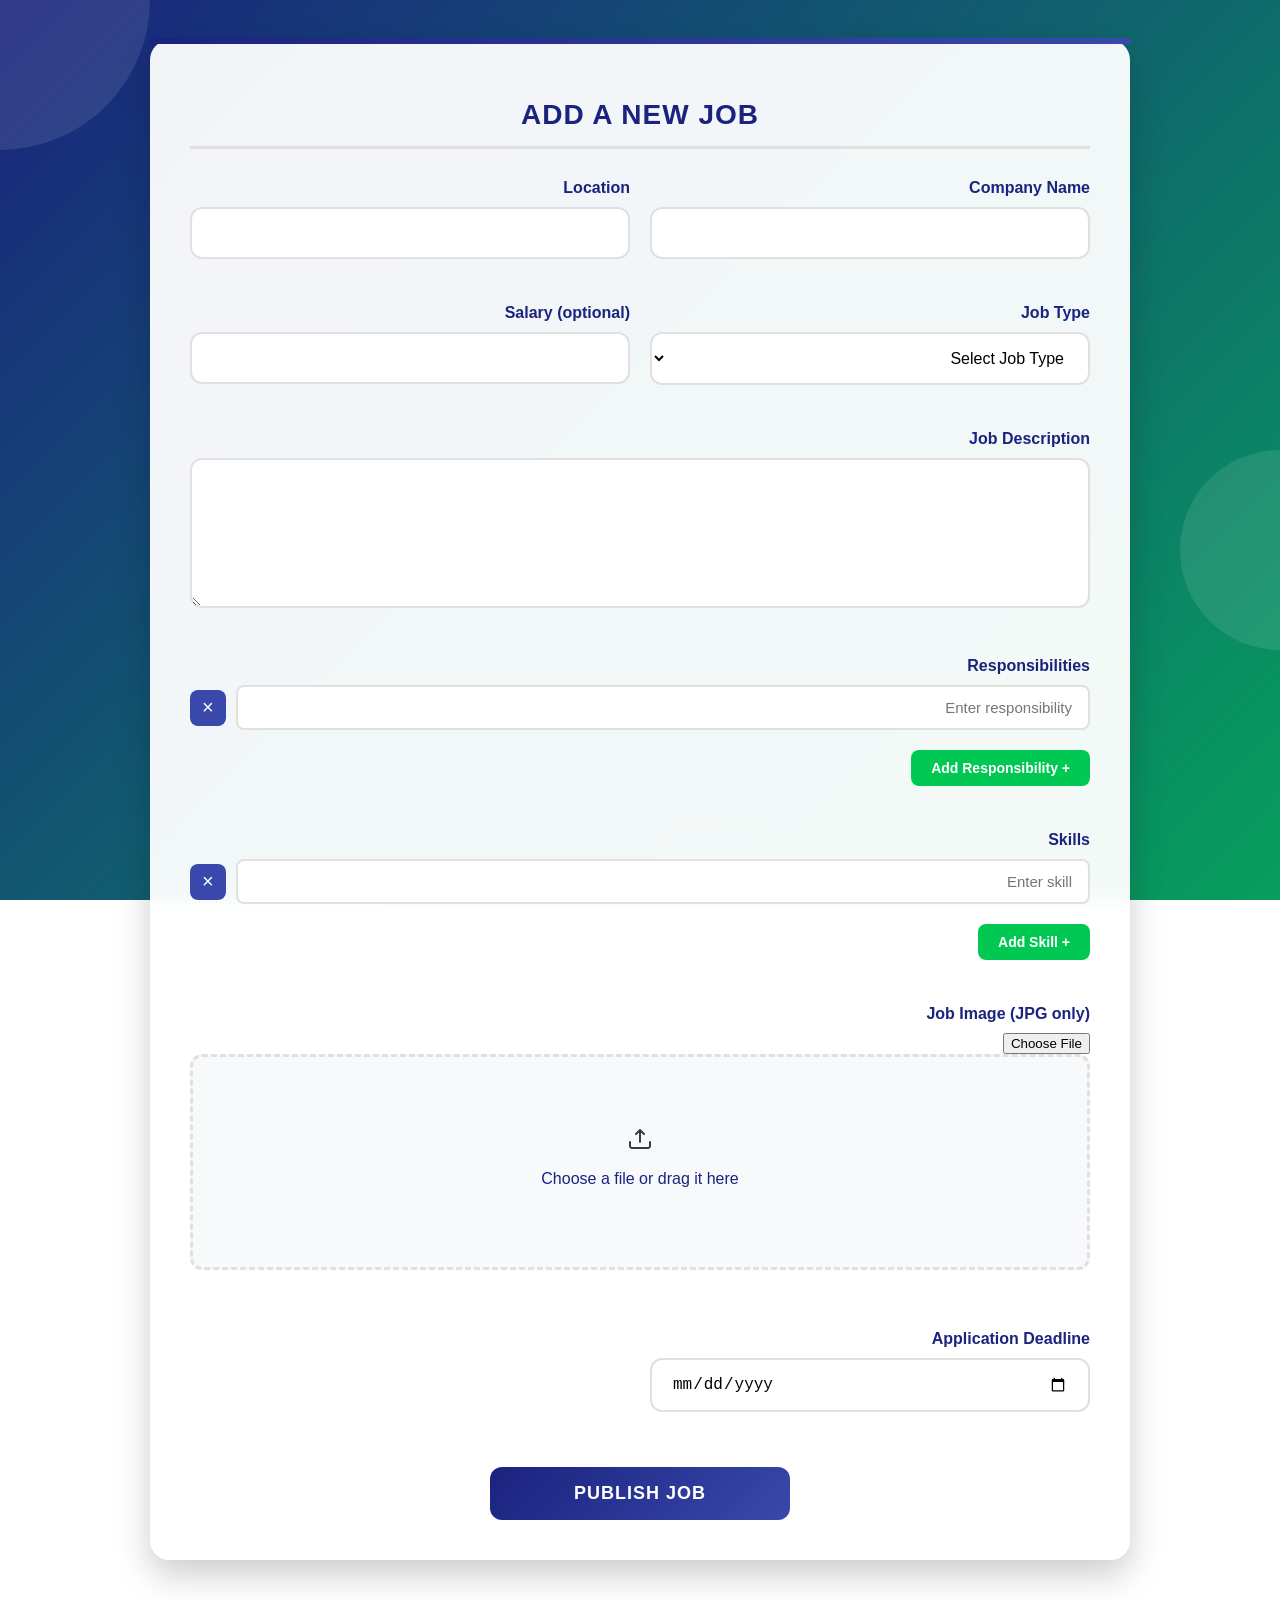
<file: add_job.html>
<!DOCTYPE html>
<html dir="rtl" lang="ar">
<head>
    <meta charset="UTF-8">
    <meta name="viewport" content="width=device-width, initial-scale=1.0">
    <title>Add a new job</title>
    <style>
        /* ألوان البالتة */
        :root {
            --primary: #1a237e;      /* أزرق داكن */
            --secondary: #3949ab;    /* أزرق فاتح */
            --accent: #00c853;       /* أخضر */
            --light: #ffffff;        /* خلفية بيضاء */
            --dark: #ffffff;         /* لون النص */
            --border: #e0e0e0;       /* حدود */
            --gradient: linear-gradient(135deg, #1a237e, #3949ab);
        }

        /* الخلفية المتحركة */
        .animated-background {
            position: fixed;
            top: 0;
            left: 0;
            width: 100%;
            height: 100%;
            z-index: -1;
            background: linear-gradient(-45deg, #1a237e, #3949ab, #00c853, #1a237e);
            background-size: 400% 400%;
            animation: gradient 15s ease infinite;
        }

        .animated-shapes {
            position: fixed;
            top: 0;
            left: 0;
            width: 100%;
            height: 100%;
            z-index: -1;
            overflow: hidden;
        }

        .shape {
            position: absolute;
            background: rgba(255, 255, 255, 0.1);
            border-radius: 50%;
            animation: float 20s infinite;
        }

        .shape:nth-child(1) {
            width: 300px;
            height: 300px;
            top: -150px;
            left: -150px;
            animation-delay: 0s;
        }

        .shape:nth-child(2) {
            width: 200px;
            height: 200px;
            top: 50%;
            right: -100px;
            animation-delay: -5s;
        }

        .shape:nth-child(3) {
            width: 150px;
            height: 150px;
            bottom: -75px;
            left: 50%;
            animation-delay: -10s;
        }

        @keyframes gradient {
            0% {
                background-position: 0% 50%;
            }
            50% {
                background-position: 100% 50%;
            }
            100% {
                background-position: 0% 50%;
            }
        }

        @keyframes float {
            0% {
                transform: translate(0, 0) rotate(0deg);
            }
            33% {
                transform: translate(100px, 100px) rotate(120deg);
            }
            66% {
                transform: translate(-50px, 200px) rotate(240deg);
            }
            100% {
                transform: translate(0, 0) rotate(360deg);
            }
        }

        body {
            font-family: 'Segoe UI', Tahoma, Geneva, Verdana, sans-serif;
            margin: 0;
            padding: 0;
            min-height: 100vh;
            color: var(--dark);
            display: flex;
            align-items: center;
            justify-content: center;
            position: relative;
        }

        .container {
            max-width: 900px;
            width: 90%;
            margin: 40px auto;
            background: rgba(255, 255, 255, 0.95);
            padding: 40px;
            border-radius: 20px;
            box-shadow: 0 15px 35px rgba(0, 0, 0, 0.2);
            position: relative;
            backdrop-filter: blur(10px);
            animation: container-appear 0.8s ease-out;
        }

        @keyframes container-appear {
            from {
                opacity: 0;
                transform: translateY(30px);
            }
            to {
                opacity: 1;
                transform: translateY(0);
            }
        }

        .container::before {
            content: '';
            position: absolute;
            top: -2px;
            left: -2px;
            right: -2px;
            height: 6px;
            background: var(--gradient);
            border-radius: 20px 20px 0 0;
            animation: border-glow 2s ease-in-out infinite;
        }

        @keyframes border-glow {
            0%, 100% {
                opacity: 1;
            }
            50% {
                opacity: 0.7;
            }
        }

        h1 {
            color: var(--primary);
            margin-bottom: 30px;
            padding-bottom: 15px;
            border-bottom: 3px solid var(--border);
            font-size: 28px;
            font-weight: 700;
            text-align: center;
            text-transform: uppercase;
            letter-spacing: 1px;
            animation: title-appear 1s ease-out;
        }

        .form-grid {
            display: grid;
            grid-template-columns: repeat(2, 1fr);
            gap: 20px;
        }

        .form-group {
            margin-bottom: 25px;
            position: relative;
            animation: form-group-appear 0.5s ease-out forwards;
            opacity: 0;
        }

        .form-group.full-width {
            grid-column: 1 / -1;
        }

        @keyframes form-group-appear {
            from {
                opacity: 0;
                transform: translateX(-20px);
            }
            to {
                opacity: 1;
                transform: translateX(0);
            }
        }

        .form-group:nth-child(1) { animation-delay: 0.1s; }
        .form-group:nth-child(2) { animation-delay: 0.2s; }
        .form-group:nth-child(3) { animation-delay: 0.3s; }
        .form-group:nth-child(4) { animation-delay: 0.4s; }
        .form-group:nth-child(5) { animation-delay: 0.5s; }
        .form-group:nth-child(6) { animation-delay: 0.6s; }
        .form-group:nth-child(7) { animation-delay: 0.7s; }
        .form-group:nth-child(8) { animation-delay: 0.8s; }

        label {
            display: block;
            margin-bottom: 10px;
            font-weight: 600;
            color: var(--primary);
            font-size: 16px;
            transition: all 0.3s ease;
        }

        input[type="text"],
        input[type="number"],
        input[type="date"],
        textarea,
        select {
            width: 100%;
            padding: 15px 20px;
            border: 2px solid var(--border);
            border-radius: 12px;
            font-size: 16px;
            background-color: white;
            transition: all 0.3s ease;
            box-sizing: border-box;
        }

        input:focus,
        textarea:focus,
        select:focus {
            border-color: var(--secondary);
            outline: none;
            box-shadow: 0 0 0 4px rgba(57, 73, 171, 0.15);
            transform: translateY(-2px);
        }

        textarea {
            height: 150px;
            resize: vertical;
            line-height: 1.6;
        }

        .btn-submit {
            background: var(--gradient);
            color: white;
            border: none;
            padding: 16px 32px;
            border-radius: 12px;
            cursor: pointer;
            font-size: 18px;
            font-weight: 600;
            transition: all 0.3s ease;
            width: 100%;
            max-width: 300px;
            display: block;
            margin: 30px auto 0;
            text-transform: uppercase;
            letter-spacing: 1px;
            position: relative;
            overflow: hidden;
        }

        .btn-submit::before {
            content: '';
            position: absolute;
            top: 0;
            left: -100%;
            width: 100%;
            height: 100%;
            background: linear-gradient(
                120deg,
                transparent,
                rgba(255, 255, 255, 0.3),
                transparent
            );
            transition: 0.5s;
        }

        .btn-submit:hover::before {
            left: 100%;
        }

        .btn-submit:hover {
            transform: translateY(-3px);
            box-shadow: 0 8px 20px rgba(26, 35, 126, 0.3);
        }

        .file-upload-wrapper {
            position: relative;
            width: 100%;
            margin-bottom: 15px;
        }

        .file-upload-content {
            position: relative;
            display: flex;
            align-items: center;
            justify-content: center;
            border: 3px dashed var(--border);
            border-radius: 12px;
            background-color: #f8f9fa;
            padding: 30px;
            text-align: center;
            transition: all 0.3s ease;
            flex-direction: column;
            height: 150px;
        }

        .file-upload-content:hover {
            border-color: var(--secondary);
            background-color: #f0f4ff;
        }

        .upload-icon {
            margin-bottom: 15px;
            color: var(--primary);
        }

        .file-upload-text {
            color: var(--primary);
            font-size: 16px;
            margin-bottom: 8px;
            font-weight: 500;
        }

        .selected-file-name {
            color: var(--secondary);
            font-size: 14px;
            font-weight: 600;
            word-break: break-all;
            max-width: 100%;
        }

        .file-preview {
            margin-top: 20px;
            display: none;
            text-align: center;
        }

        .file-preview img {
            max-width: 100%;
            max-height: 250px;
            border-radius: 12px;
            box-shadow: 0 4px 15px rgba(0, 0, 0, 0.1);
        }

        @media (max-width: 768px) {
            .form-grid {
                grid-template-columns: 1fr;
            }
            
            .container {
                margin: 20px;
                padding: 25px;
            }
            
            .btn-submit {
                max-width: 100%;
            }
            
            h1 {
                font-size: 24px;
            }
        }

        /* تأثيرات إضافية */
        .form-group:hover label {
            color: var(--secondary);
        }

        .success-message {
            background: linear-gradient(135deg, #00c853, #69f0ae);
            color: white;
            padding: 20px;
            border-radius: 12px;
            margin-top: 25px;
            font-size: 18px;
            text-align: center;
            animation: fadeIn 0.5s ease;
            box-shadow: 0 4px 15px rgba(0, 200, 83, 0.2);
        }

        @keyframes fadeIn {
            from { opacity: 0; transform: translateY(-20px); }
            to { opacity: 1; transform: translateY(0); }
        }

        .dynamic-input-group {
            display: flex;
            gap: 10px;
            margin-bottom: 10px;
            animation: slideIn 0.3s ease-out;
            align-items: center;
        }

        .dynamic-input-group input {
            flex: 1;
            padding: 12px 16px;
            border: 2px solid var(--border);
            border-radius: 8px;
            font-size: 15px;
            transition: all 0.3s ease;
        }

        .dynamic-input-group input:focus {
            border-color: var(--secondary);
            box-shadow: 0 0 0 3px rgba(57, 73, 171, 0.15);
        }

        .remove-btn {
            background: var(--secondary);
            color: white;
            border: none;
            width: 36px;
            height: 36px;
            border-radius: 8px;
            cursor: pointer;
            font-size: 20px;
            display: flex;
            align-items: center;
            justify-content: center;
            transition: all 0.3s ease;
        }

        .remove-btn:hover {
            background: var(--primary);
            transform: scale(1.05);
        }

        .add-btn {
            background: var(--accent);
            color: white;
            border: none;
            padding: 10px 20px;
            border-radius: 8px;
            cursor: pointer;
            font-size: 14px;
            font-weight: 600;
            transition: all 0.3s ease;
            margin-top: 10px;
        }

        .add-btn:hover {
            background: #00b248;
            transform: translateY(-2px);
            box-shadow: 0 4px 12px rgba(0, 200, 83, 0.2);
        }

        @keyframes slideIn {
            from {
                opacity: 0;
                transform: translateX(-20px);
            }
            to {
                opacity: 1;
                transform: translateX(0);
            }
        }
    </style>
</head>
<body class="protected-page">
    <div class="animated-background"></div>
    <div class="animated-shapes">
        <div class="shape"></div>
        <div class="shape"></div>
        <div class="shape"></div>
    </div>
    <div class="container">
        <h1>Add a new job</h1>
        
        <form id="addJobForm">
            <div class="form-grid">
                <div class="form-group">
                    <label for="company">Company Name</label>
                    <input type="text" id="company" name="company" required>
                </div>
                
                <div class="form-group">
                    <label for="location">Location</label>
                    <input type="text" id="location" name="location" required>
                </div>
                
                <div class="form-group">
                    <label for="jobType">Job Type</label>
                    <select id="jobType" name="jobType" required>
                        <option value="">Select Job Type</option>
                        <option value="full-time">Full Time</option>
                        <option value="part-time">Part Time</option>
                        <option value="contract">Contract</option>
                        <option value="freelance">Freelance</option>
                        <option value="internship">Internship</option>
                    </select>
                </div>
                
                <div class="form-group">
                    <label for="salary">Salary (optional)</label>
                    <input type="number" id="salary" name="salary">
                </div>
                
                <div class="form-group full-width">
                    <label for="description">Job Description</label>
                    <textarea id="description" name="description" required></textarea>
                </div>
                
                <div class="form-group full-width">
                    <label>Responsibilities</label>
                    <div id="responsibilities-container">
                        <div class="dynamic-input-group">
                            <input type="text" name="responsibilities[]" required placeholder="Enter responsibility">
                            <button type="button" class="remove-btn" onclick="removeField(this)">×</button>
                        </div>
                    </div>
                    <button type="button" class="add-btn" onclick="addField('responsibilities-container', 'responsibilities[]')">+ Add Responsibility</button>
                </div>

                <div class="form-group full-width">
                    <label>Skills</label>
                    <div id="skills-container">
                        <div class="dynamic-input-group">
                            <input type="text" name="skills[]" required placeholder="Enter skill">
                            <button type="button" class="remove-btn" onclick="removeField(this)">×</button>
                        </div>
                    </div>
                    <button type="button" class="add-btn" onclick="addField('skills-container', 'skills[]')">+ Add Skill</button>
                </div>
                
                <div class="form-group full-width">
                    <label for="jobImage">Job Image (JPG only)</label>
                    <div class="file-upload-wrapper">
                        <input type="file" id="jobImage" name="jobImage" accept=".jpg,image/jpeg" class="file-upload-input">
                        <div class="file-upload-content">
                            <div class="upload-icon">
                                <svg width="24" height="24" viewBox="0 0 24 24" fill="none" xmlns="http://www.w3.org/2000/svg">
                                    <path d="M12 3V15M12 3L8 7M12 3L16 7M22 15V19C22 19.5304 21.7893 20.0391 21.4142 20.4142C21.0391 20.7893 20.5304 21 20 21H4C3.46957 21 2.96086 20.7893 2.58579 20.4142C2.21071 20.0391 2 19.5304 2 19V15" stroke="#2c3e50" stroke-width="2" stroke-linecap="round" stroke-linejoin="round"/>
                                </svg>
                            </div>
                            <span class="file-upload-text">Choose a file or drag it here</span>
                            <span class="selected-file-name"></span>
                        </div>
                    </div>
                    <div class="file-preview" id="imagePreview"></div>
                </div>
                
                <div class="form-group">
                    <label for="applicationDeadline">Application Deadline</label>
                    <input type="date" id="applicationDeadline" name="applicationDeadline" required>
                </div>
            </div>
            
            <button type="submit" class="btn-submit">Publish Job</button>
        </form>
        
        <div id="successMessage" class="success-message" style="display: none;">
            Deadline for Applications!
        </div>
    </div>
    <script>
        document.getElementById('jobImage').addEventListener('change', function(e) {
            const fileName = e.target.files[0]?.name || '';
            const filePreview = document.getElementById('imagePreview');
            const selectedFileName = document.querySelector('.selected-file-name');
            
            if (fileName) {
                selectedFileName.textContent = fileName;
                
                // معاينة الصورة
                filePreview.innerHTML = '';
                const img = document.createElement('img');
                img.src = URL.createObjectURL(e.target.files[0]);
                filePreview.appendChild(img);
                filePreview.style.display = 'block';
            } else {
                selectedFileName.textContent = '';
                filePreview.style.display = 'none';
            }
        });

        function addField(containerId, inputName) {
            const container = document.getElementById(containerId);
            const inputGroups = container.getElementsByClassName('dynamic-input-group');
            
            if (inputGroups.length < 5) {
                const newGroup = document.createElement('div');
                newGroup.className = 'dynamic-input-group';
                newGroup.innerHTML = `
                    <input type="text" name="${inputName}" required placeholder="Enter ${containerId.includes('responsibilities') ? 'responsibility' : 'skill'}">
                    <button type="button" class="remove-btn" onclick="removeField(this)">×</button>
                `;
                container.appendChild(newGroup);
            } else {
                alert('Maximum 5 items allowed');
            }
        }

        function removeField(button) {
            const container = button.parentElement.parentElement;
            const inputGroups = container.getElementsByClassName('dynamic-input-group');
            
            if (inputGroups.length > 1) {
                button.parentElement.remove();
            } else {
                alert('At least one item is required');
            }
        }
    </script>
</body>
</html>
</file>
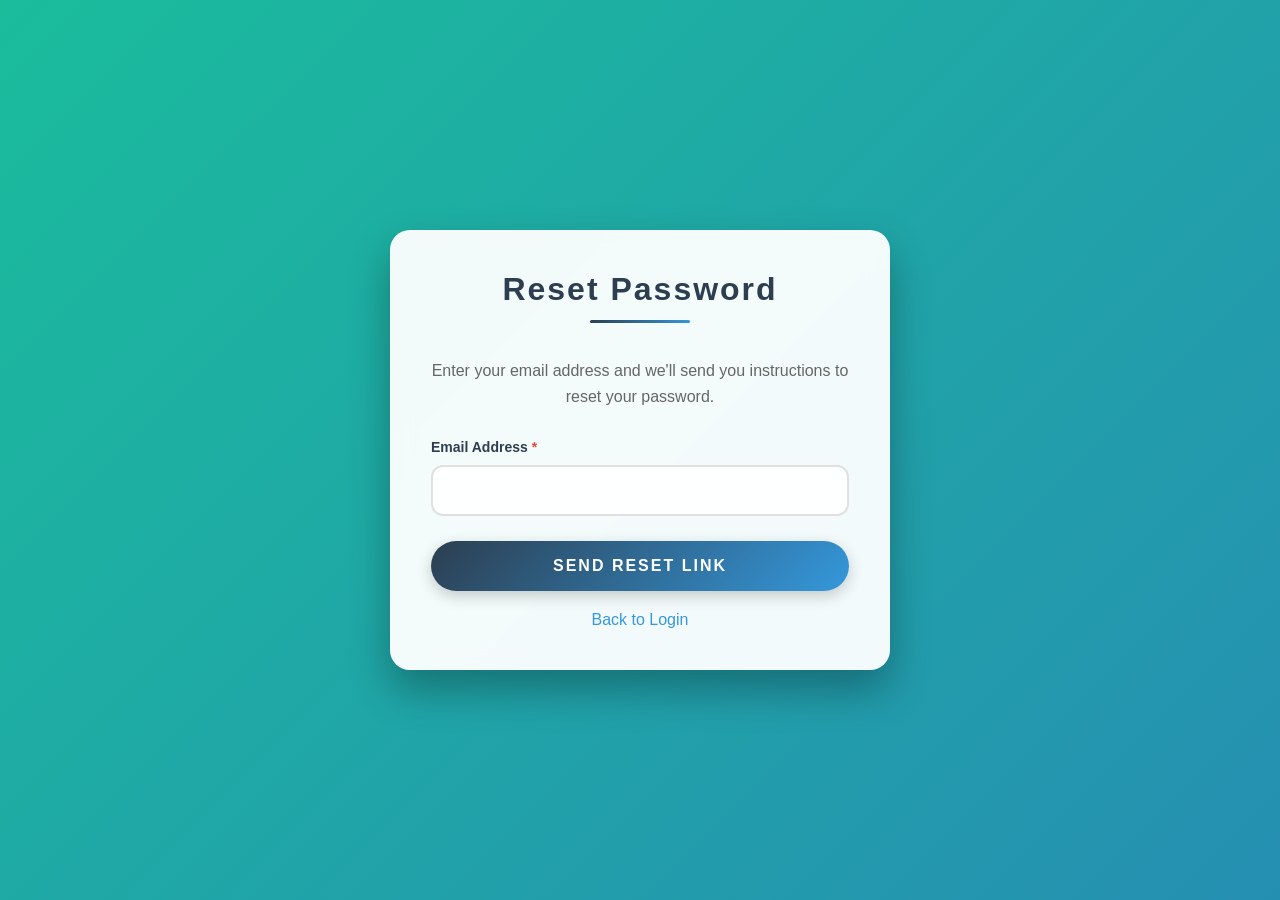
<file: forgetpassword.html>
<!DOCTYPE html>
<html lang="en" dir="ltr">
<head>
    <meta charset="UTF-8">
    <meta name="viewport" content="width=device-width, initial-scale=1.0">
    <title>Reset Password</title>
    <style>
    /* Reset & Base Styles */
    * {
        box-sizing: border-box;
        margin: 0;
        padding: 0;
        font-family: 'Segoe UI', Tahoma, Geneva, Verdana, sans-serif;
    }

    :root {
        --primary: #2c3e50;
        --secondary: #3498db;
        --accent: #e74c3c;
        --gradient: linear-gradient(135deg, #2c3e50, #3498db);
        --glass: rgba(255, 255, 255, 0.1);
        --glass-border: rgba(255, 255, 255, 0.2);
        --glass-shadow: 0 8px 32px 0 rgba(31, 38, 135, 0.37);
    }

    body {
        background: linear-gradient(-45deg, #2c3e50, #3498db, #2980b9, #1abc9c);
        background-size: 400% 400%;
        animation: gradientBG 15s ease infinite;
        min-height: 100vh;
        display: flex;
        justify-content: center;
        align-items: center;
        padding: 40px;
        color: #333;
    }

    @keyframes gradientBG {
        0% { background-position: 0% 50%; }
        50% { background-position: 100% 50%; }
        100% { background-position: 0% 50%; }
    }

    .container {
        background: rgba(255, 255, 255, 0.95);
        backdrop-filter: blur(10px);
        border-radius: 20px;
        box-shadow: 0 20px 40px rgba(0, 0, 0, 0.3);
        overflow: hidden;
        width: 100%;
        max-width: 500px;
        animation: containerAppear 1s ease-out;
        border: 1px solid var(--glass-border);
        padding: 40px;
    }

    @keyframes containerAppear {
        from {
            opacity: 0;
            transform: translateY(30px) scale(0.95);
        }
        to {
            opacity: 1;
            transform: translateY(0) scale(1);
        }
    }

    h1 {
        color: var(--primary);
        text-align: center;
        margin-bottom: 35px;
        font-size: 32px;
        letter-spacing: 2px;
        position: relative;
        padding-bottom: 15px;
    }

    h1::after {
        content: '';
        position: absolute;
        bottom: 0;
        left: 50%;
        transform: translateX(-50%);
        width: 100px;
        height: 3px;
        background: var(--gradient);
        border-radius: 3px;
    }

    .description {
        text-align: center;
        color: #666;
        margin-bottom: 30px;
        line-height: 1.6;
    }

    .form-group {
        margin-bottom: 25px;
        position: relative;
        animation: fadeInUp 0.5s ease-out forwards;
    }

    @keyframes fadeInUp {
        from {
            opacity: 0;
            transform: translateY(20px);
        }
        to {
            opacity: 1;
            transform: translateY(0);
        }
    }

    label {
        display: block;
        margin-bottom: 10px;
        font-weight: 600;
        color: var(--primary);
        font-size: 14px;
        transition: all 0.3s ease;
    }

    input {
        width: 100%;
        padding: 15px;
        border: 2px solid #e0e0e0;
        border-radius: 12px;
        transition: all 0.3s ease;
        font-size: 15px;
        background: rgba(255, 255, 255, 0.9);
    }

    input:focus {
        outline: none;
        border-color: var(--secondary);
        box-shadow: 0 0 0 4px rgba(52, 152, 219, 0.1);
        transform: translateY(-2px);
    }

    .required:after {
        content: " *";
        color: var(--accent);
    }

    button {
        background: var(--gradient);
        color: white;
        padding: 16px 32px;
        border: none;
        border-radius: 50px;
        cursor: pointer;
        font-size: 16px;
        font-weight: bold;
        text-transform: uppercase;
        letter-spacing: 2px;
        transition: all 0.4s ease;
        box-shadow: 0 5px 15px rgba(0, 0, 0, 0.2);
        position: relative;
        overflow: hidden;
        width: 100%;
    }

    button::before {
        content: '';
        position: absolute;
        top: 0;
        left: -100%;
        width: 100%;
        height: 100%;
        background: linear-gradient(
            120deg,
            transparent,
            rgba(255, 255, 255, 0.3),
            transparent
        );
        transition: 0.5s;
    }

    button:hover::before {
        left: 100%;
    }

    button:hover {
        transform: translateY(-3px);
        box-shadow: 0 8px 25px rgba(0, 0, 0, 0.3);
    }

    button:active {
        transform: scale(0.98);
    }

    .back-to-login {
        text-align: center;
        margin-top: 20px;
    }

    .back-to-login a {
        color: var(--secondary);
        text-decoration: none;
        transition: all 0.3s ease;
        position: relative;
        font-weight: 500;
    }

    .back-to-login a::after {
        content: '';
        position: absolute;
        bottom: -2px;
        left: 0;
        width: 100%;
        height: 2px;
        background: var(--gradient);
        transform: scaleX(0);
        transform-origin: right;
        transition: transform 0.3s ease;
    }

    .back-to-login a:hover::after {
        transform: scaleX(1);
        transform-origin: left;
    }

    .success-message {
        display: none;
        text-align: center;
        color: #2ecc71;
        margin-top: 20px;
        padding: 15px;
        border-radius: 10px;
        background: rgba(46, 204, 113, 0.1);
        animation: fadeIn 0.5s ease-out;
    }

    @keyframes fadeIn {
        from { opacity: 0; }
        to { opacity: 1; }
    }

    @media (max-width: 768px) {
        .container {
            margin: 20px;
            padding: 30px;
        }

        h1 {
            font-size: 24px;
        }
    }
    </style>
</head>
<body>
    <div class="container">
        <h1>Reset Password</h1>
        <p class="description">Enter your email address and we'll send you instructions to reset your password.</p>
        
        <form id="resetForm">
            <div class="form-group">
                <label for="email" class="required">Email Address</label>
                <input type="email" id="email" required>
            </div>
            
            <button type="submit">Send Reset Link</button>
            
            <div class="back-to-login">
                <a href="loginenglish.html">Back to Login</a>
            </div>
        </form>

        <div class="success-message" id="successMessage">
            Reset instructions have been sent to your email address.
        </div>
    </div>

    <script>
        document.getElementById('resetForm').addEventListener('submit', function(e) {
            e.preventDefault();
            
            // Show success message
            const successMessage = document.getElementById('successMessage');
            successMessage.style.display = 'block';
            
            // Reset form
            this.reset();
            
            // Hide success message after 5 seconds
            setTimeout(() => {
                successMessage.style.display = 'none';
            }, 5000);
        });
    </script>
</body>
</html>
</file>
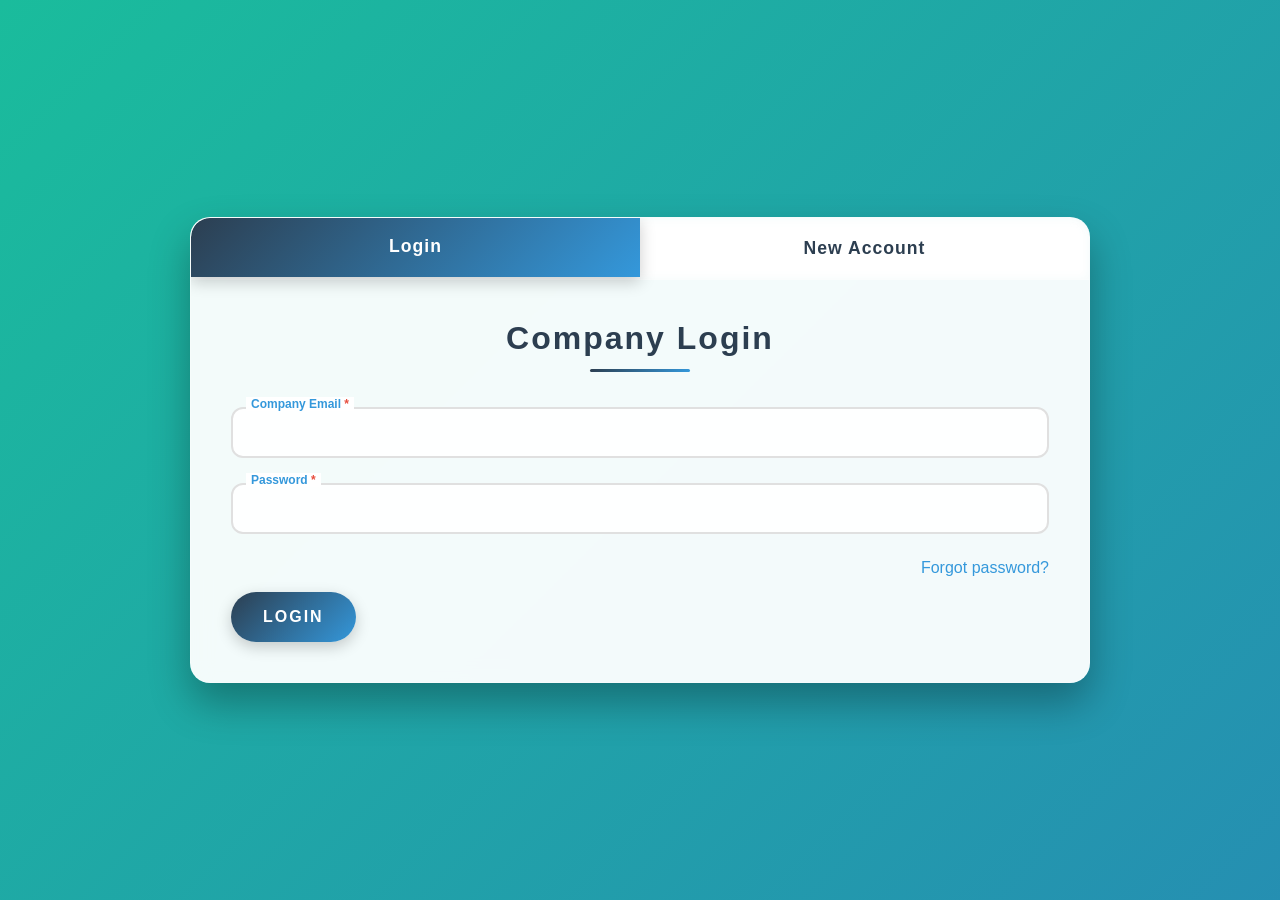
<file: loginenglish.html>
<!DOCTYPE html>
<html lang="en" dir="ltr">
<head>
    <meta charset="UTF-8">
    <meta name="viewport" content="width=device-width, initial-scale=1.0">
    <title>Company Registration</title>
    <style>
    /* Reset & Base Styles */
    * {
        box-sizing: border-box;
        margin: 0;
        padding: 0;
        font-family: 'Segoe UI', Tahoma, Geneva, Verdana, sans-serif;
    }

    :root {
        --primary: #2c3e50;
        --secondary: #3498db;
        --accent: #e74c3c;
        --gradient: linear-gradient(135deg, #2c3e50, #3498db);
        --glass: rgba(255, 255, 255, 0.1);
        --glass-border: rgba(255, 255, 255, 0.2);
        --glass-shadow: 0 8px 32px 0 rgba(31, 38, 135, 0.37);
    }

    body {
        background: linear-gradient(-45deg, #2c3e50, #3498db, #2980b9, #1abc9c);
        background-size: 400% 400%;
        animation: gradientBG 15s ease infinite;
        min-height: 100vh;
        display: flex;
        justify-content: center;
        align-items: center;
        padding: 40px;
        color: #333;
    }

    @keyframes gradientBG {
        0% { background-position: 0% 50%; }
        50% { background-position: 100% 50%; }
        100% { background-position: 0% 50%; }
    }

    .container {
        background: rgba(255, 255, 255, 0.95);
        backdrop-filter: blur(10px);
        border-radius: 20px;
        box-shadow: 0 20px 40px rgba(0, 0, 0, 0.3);
        overflow: hidden;
        width: 100%;
        max-width: 900px;
        animation: containerAppear 1s ease-out;
        border: 1px solid var(--glass-border);
    }

    @keyframes containerAppear {
        from {
            opacity: 0;
            transform: translateY(30px) scale(0.95);
        }
        to {
            opacity: 1;
            transform: translateY(0) scale(1);
        }
    }

    /* Tabs */
    .tabs {
        display: flex;
        background: rgba(255, 255, 255, 0.1);
        backdrop-filter: blur(5px);
        border-bottom: 1px solid var(--glass-border);
    }

    .tab {
        flex: 1;
        text-align: center;
        padding: 20px 0;
        cursor: pointer;
        position: relative;
        transition: all 0.4s ease;
        font-weight: 600;
        color: var(--primary);
        font-size: 1.1em;
        letter-spacing: 1px;
    }

    .tab:hover {
        background: rgba(255, 255, 255, 0.1);
    }

    .tab.active {
        background: var(--gradient);
        color: white;
        transform: translateY(-2px);
        box-shadow: 0 5px 15px rgba(0, 0, 0, 0.2);
    }

    /* Form Sections */
    .form-section {
        padding: 40px;
        display: none;
        opacity: 0;
        transform: translateY(20px);
        transition: all 0.5s cubic-bezier(0.4, 0, 0.2, 1);
    }

    .form-section.active {
        display: block;
        opacity: 1;
        transform: translateY(0);
    }

    h1 {
        color: var(--primary);
        text-align: center;
        margin-bottom: 35px;
        font-size: 32px;
        letter-spacing: 2px;
        position: relative;
        padding-bottom: 15px;
    }

    h1::after {
        content: '';
        position: absolute;
        bottom: 0;
        left: 50%;
        transform: translateX(-50%);
        width: 100px;
        height: 3px;
        background: var(--gradient);
        border-radius: 3px;
    }

    h2 {
        color: var(--secondary);
        margin: 30px 0 20px;
        font-size: 20px;
        position: relative;
        padding-left: 15px;
    }

    h2::before {
        content: '';
        position: absolute;
        left: 0;
        top: 50%;
        transform: translateY(-50%);
        width: 4px;
        height: 20px;
        background: var(--gradient);
        border-radius: 2px;
    }

    /* Form Elements */
    .form-group {
        margin-bottom: 25px;
        position: relative;
    }

    label {
        display: block;
        margin-bottom: 10px;
        font-weight: 600;
        color: var(--primary);
        font-size: 14px;
        transition: all 0.3s ease;
    }

    input, select, textarea {
        width: 100%;
        padding: 15px;
        border: 2px solid #e0e0e0;
        border-radius: 12px;
        transition: all 0.3s ease;
        font-size: 15px;
        background: rgba(255, 255, 255, 0.9);
    }

    input:focus, select:focus, textarea:focus {
        outline: none;
        border-color: var(--secondary);
        box-shadow: 0 0 0 4px rgba(52, 152, 219, 0.1);
        transform: translateY(-2px);
    }

    .required:after {
        content: " *";
        color: var(--accent);
    }

    /* Buttons */
    button {
        background: var(--gradient);
        color: white;
        padding: 16px 32px;
        border: none;
        border-radius: 50px;
        cursor: pointer;
        font-size: 16px;
        font-weight: bold;
        text-transform: uppercase;
        letter-spacing: 2px;
        transition: all 0.4s ease;
        box-shadow: 0 5px 15px rgba(0, 0, 0, 0.2);
        position: relative;
        overflow: hidden;
    }

    button::before {
        content: '';
        position: absolute;
        top: 0;
        left: -100%;
        width: 100%;
        height: 100%;
        background: linear-gradient(
            120deg,
            transparent,
            rgba(255, 255, 255, 0.3),
            transparent
        );
        transition: 0.5s;
    }

    button:hover::before {
        left: 100%;
    }

    button:hover {
        transform: translateY(-3px);
        box-shadow: 0 8px 25px rgba(0, 0, 0, 0.3);
    }

    button:active {
        transform: scale(0.98);
    }

    /* File Input */
    input[type="file"] {
        padding: 12px;
        background: white;
        border: 2px dashed var(--secondary);
        cursor: pointer;
    }

    input[type="file"]:hover {
        border-color: var(--primary);
    }

    /* Links */
    a {
        color: var(--secondary);
        text-decoration: none;
        transition: all 0.3s ease;
        position: relative;
    }

    a::after {
        content: '';
        position: absolute;
        bottom: -2px;
        left: 0;
        width: 100%;
        height: 2px;
        background: var(--gradient);
        transform: scaleX(0);
        transform-origin: right;
        transition: transform 0.3s ease;
    }

    a:hover::after {
        transform: scaleX(1);
        transform-origin: left;
    }

    /* Responsive Design */
    @media (max-width: 768px) {
        .container {
            margin: 20px;
            padding: 20px;
        }

        .tabs {
            flex-direction: column;
        }

        .tab {
            padding: 15px 0;
        }

        h1 {
            font-size: 24px;
        }

        .form-section {
            padding: 20px;
        }
    }

    /* Floating Labels */
    .form-group {
        position: relative;
    }

    .form-group label {
        position: absolute;
        top: -10px;
        left: 15px;
        background: white;
        padding: 0 5px;
        font-size: 12px;
        color: var(--secondary);
    }

    /* Custom Select */
    select {
        appearance: none;
        background-image: url("data:image/svg+xml;charset=UTF-8,%3csvg xmlns='http://www.w3.org/2000/svg' viewBox='0 0 24 24' fill='none' stroke='currentColor' stroke-width='2' stroke-linecap='round' stroke-linejoin='round'%3e%3cpolyline points='6 9 12 15 18 9'%3e%3c/polyline%3e%3c/svg%3e");
        background-repeat: no-repeat;
        background-position: right 15px center;
        background-size: 15px;
        padding-right: 40px;
    }

    /* Animations */
    @keyframes fadeInUp {
        from {
            opacity: 0;
            transform: translateY(20px);
        }
        to {
            opacity: 1;
            transform: translateY(0);
        }
    }

    .form-group {
        animation: fadeInUp 0.5s ease-out forwards;
        opacity: 0;
    }

    .form-group:nth-child(1) { animation-delay: 0.1s; }
    .form-group:nth-child(2) { animation-delay: 0.2s; }
    .form-group:nth-child(3) { animation-delay: 0.3s; }
    .form-group:nth-child(4) { animation-delay: 0.4s; }
    .form-group:nth-child(5) { animation-delay: 0.5s; }
    </style>
</head>
<body>
    <div class="container">
        <div class="tabs">
            <div class="tab active" onclick="switchTab('login')">Login</div>
            <div class="tab" onclick="switchTab('register')">New Account</div>
        </div>
        
        <!-- Login Section -->
        <div class="form-section active" id="login">
            <h1>Company Login</h1>
            <form>
                <div class="form-group">
                    <label for="login-email" class="required">Company Email</label>
                    <input type="email" id="login-email" required>
                </div>
                <div class="form-group">
                    <label for="login-password" class="required">Password</label>
                    <input type="password" id="login-password" required>
                </div>
                <div style="text-align: right; margin-bottom: 15px;">
                    <a href="forgetpassword.html" style="color: var(--secondary); text-decoration: none;">Forgot password?</a>
                </div>
                <button type="submit">Login</button>
            </form>
        </div>
        
        <!-- Registration Section -->
        <div class="form-section" id="register">
            <h1>Register New Company</h1>
            <form>
                <h2>Basic Company Information</h2>
                <div class="form-group">
                    <label for="company-name" class="required">Company Name</label>
                    <input type="text" id="company-name" required>
                </div>
                <div class="form-group">
                    <label for="business-type" class="required">Business Type</label>
                    <select id="business-type" required>
                        <option value="">Select Business Type</option>
                        <option value="tech">Information Technology</option>
                        <option value="manufacturing">Manufacturing</option>
                        <option value="retail">Retail</option>
                        <option value="healthcare">Healthcare</option>
                        <option value="education">Education</option>
                        <option value="finance">Financial Services</option>
                        <option value="construction">Construction</option>
                        <option value="other">Other</option>
                    </select>
                </div>
                <div class="form-group">
                    <label for="company-email" class="required">Company Email</label>
                    <input type="email" id="company-email" required>
                </div>
                <div class="form-group">
                    <label for="company-phone" class="required">Company Phone</label>
                    <input type="tel" id="company-phone" required>
                </div>
                <div class="form-group">
                    <label for="company-website">Company Website</label>
                    <input type="url" id="company-website" placeholder="https://">
                </div>
                <div class="form-group">
                    <label for="company-address" class="required">Company Address</label>
                    <textarea id="company-address" rows="3" required></textarea>
                </div>
                <div class="form-group">
                    <label for="commercial-reg" class="required">Commercial Registration Number</label>
                    <input type="text" id="commercial-reg" required>
                </div>
                <div class="form-group">
                    <label for="tax-id" class="required">Tax ID</label>
                    <input type="text" id="tax-id" required>
                </div>
                <div class="form-group">
                    <label for="commercial-file" class="required">Commercial Registration Document</label>
                    <input type="file" id="commercial-file" required>
                </div>
                
                <h2>Account Administrator Information</h2>
                <div class="form-group">
                    <label for="admin-name" class="required">Administrator Name</label>
                    <input type="text" id="admin-name" required>
                </div>
                <div class="form-group">
                    <label for="admin-title" class="required">Job Title</label>
                    <input type="text" id="admin-title" required>
                </div>
                <div class="form-group">
                    <label for="admin-email" class="required">Administrator Email</label>
                    <input type="email" id="admin-email" required>
                </div>
                <div class="form-group">
                    <label for="admin-phone" class="required">Administrator Phone</label>
                    <input type="tel" id="admin-phone" required>
                </div>
                
                <h2>Security Information</h2>
                <div class="form-group">
                    <label for="password" class="required">Password</label>
                    <input type="password" id="password" required>
                </div>
                <div class="form-group">
                    <label for="confirm-password" class="required">Confirm Password</label>
                    <input type="password" id="confirm-password" required>
                </div>
                <div class="form-group">
                    <label for="security-question" class="required">Security Question</label>
                    <select id="security-question" required>
                        <option value="">Select Security Question</option>
                        <option value="q1">What is your favorite city?</option>
                        <option value="q2">What is the name of your first pet?</option>
                        <option value="q3">What is the name of the elementary school you attended?</option>
                        <option value="q4">What is the name of the street you grew up on?</option>
                    </select>
                </div>
                <div class="form-group">
                    <label for="security-answer" class="required">Security Answer</label>
                    <input type="text" id="security-answer" required>
                </div>
                <div class="form-group">
                    <label for="verification-method" class="required">Two-Factor Authentication Method</label>
                    <select id="verification-method" required>
                        <option value="">Select Verification Method</option>
                        <option value="sms">SMS Text Messages</option>
                        <option value="email">Email</option>
                        <option value="app">Authentication App</option>
                    </select>
                </div>
                <button type="submit">Create Account</button>
            </form>
        </div>
    </div>
    <script>
    function switchTab(tabId) {
        // Hide all sections
        const sections = document.getElementsByClassName('form-section');
        for (let i = 0; i < sections.length; i++) {
            sections[i].classList.remove('active');
        }
        
        // Show selected section
        document.getElementById(tabId).classList.add('active');
        
        // Update tabs
        const tabs = document.getElementsByClassName('tab');
        for (let i = 0; i < tabs.length; i++) {
            tabs[i].classList.remove('active');
        }
        
        // Make the clicked tab active
        if (tabId === 'login') {
            tabs[0].classList.add('active');
        } else {
            tabs[1].classList.add('active');
        }
    }
    </script>
</body>
</html>
</file>
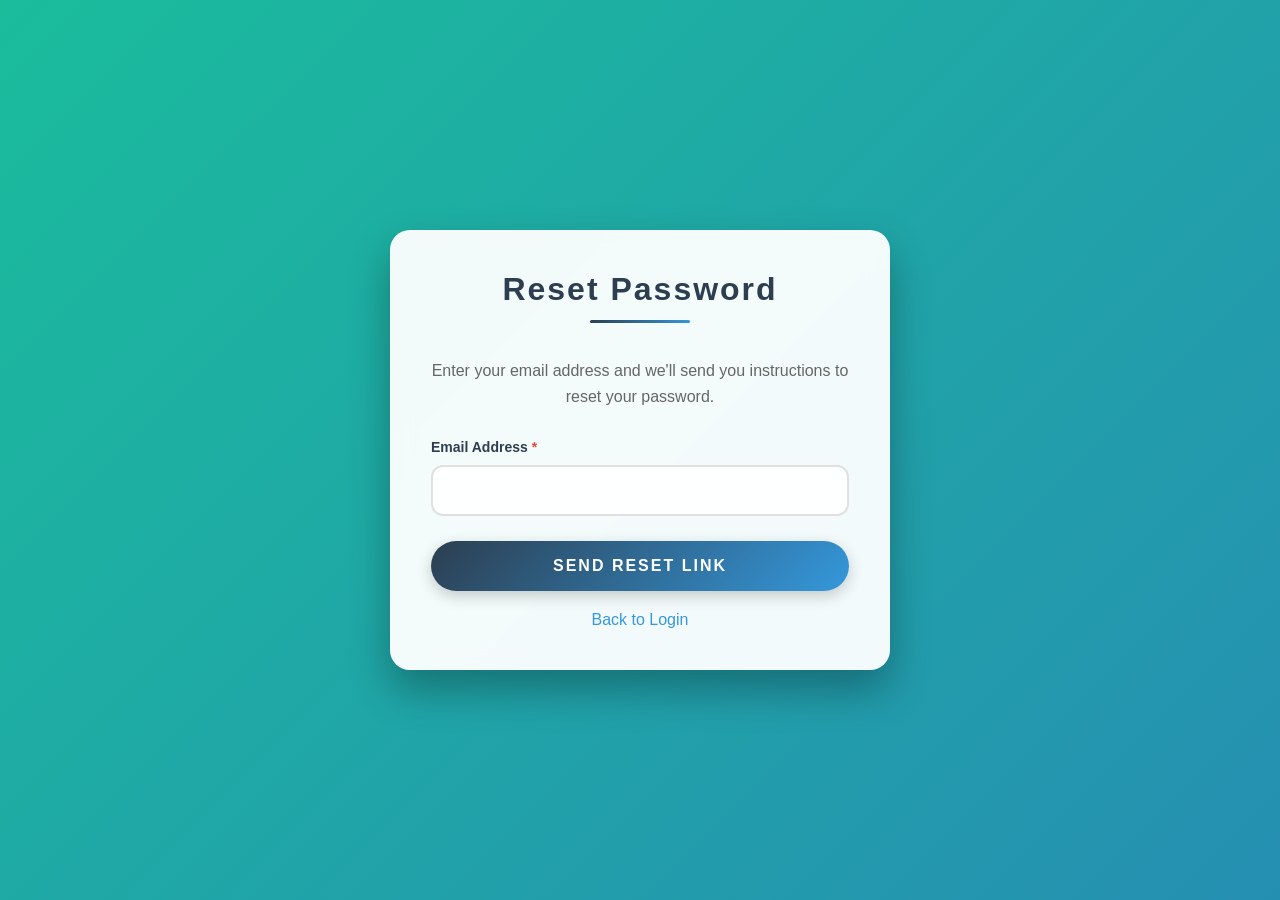
<file: login21/forgetpassword.html>
<!DOCTYPE html>
<html lang="en" dir="ltr">
<head>
    <meta charset="UTF-8">
    <meta name="viewport" content="width=device-width, initial-scale=1.0">
    <title>Reset Password</title>
    <style>
    /* Reset & Base Styles */
    * {
        box-sizing: border-box;
        margin: 0;
        padding: 0;
        font-family: 'Segoe UI', Tahoma, Geneva, Verdana, sans-serif;
    }

    :root {
        --primary: #2c3e50;
        --secondary: #3498db;
        --accent: #e74c3c;
        --gradient: linear-gradient(135deg, #2c3e50, #3498db);
        --glass: rgba(255, 255, 255, 0.1);
        --glass-border: rgba(255, 255, 255, 0.2);
        --glass-shadow: 0 8px 32px 0 rgba(31, 38, 135, 0.37);
    }

    body {
        background: linear-gradient(-45deg, #2c3e50, #3498db, #2980b9, #1abc9c);
        background-size: 400% 400%;
        animation: gradientBG 15s ease infinite;
        min-height: 100vh;
        display: flex;
        justify-content: center;
        align-items: center;
        padding: 40px;
        color: #333;
    }

    @keyframes gradientBG {
        0% { background-position: 0% 50%; }
        50% { background-position: 100% 50%; }
        100% { background-position: 0% 50%; }
    }

    .container {
        background: rgba(255, 255, 255, 0.95);
        backdrop-filter: blur(10px);
        border-radius: 20px;
        box-shadow: 0 20px 40px rgba(0, 0, 0, 0.3);
        overflow: hidden;
        width: 100%;
        max-width: 500px;
        animation: containerAppear 1s ease-out;
        border: 1px solid var(--glass-border);
        padding: 40px;
    }

    @keyframes containerAppear {
        from {
            opacity: 0;
            transform: translateY(30px) scale(0.95);
        }
        to {
            opacity: 1;
            transform: translateY(0) scale(1);
        }
    }

    h1 {
        color: var(--primary);
        text-align: center;
        margin-bottom: 35px;
        font-size: 32px;
        letter-spacing: 2px;
        position: relative;
        padding-bottom: 15px;
    }

    h1::after {
        content: '';
        position: absolute;
        bottom: 0;
        left: 50%;
        transform: translateX(-50%);
        width: 100px;
        height: 3px;
        background: var(--gradient);
        border-radius: 3px;
    }

    .description {
        text-align: center;
        color: #666;
        margin-bottom: 30px;
        line-height: 1.6;
    }

    .form-group {
        margin-bottom: 25px;
        position: relative;
        animation: fadeInUp 0.5s ease-out forwards;
    }

    @keyframes fadeInUp {
        from {
            opacity: 0;
            transform: translateY(20px);
        }
        to {
            opacity: 1;
            transform: translateY(0);
        }
    }

    label {
        display: block;
        margin-bottom: 10px;
        font-weight: 600;
        color: var(--primary);
        font-size: 14px;
        transition: all 0.3s ease;
    }

    input {
        width: 100%;
        padding: 15px;
        border: 2px solid #e0e0e0;
        border-radius: 12px;
        transition: all 0.3s ease;
        font-size: 15px;
        background: rgba(255, 255, 255, 0.9);
    }

    input:focus {
        outline: none;
        border-color: var(--secondary);
        box-shadow: 0 0 0 4px rgba(52, 152, 219, 0.1);
        transform: translateY(-2px);
    }

    .required:after {
        content: " *";
        color: var(--accent);
    }

    button {
        background: var(--gradient);
        color: white;
        padding: 16px 32px;
        border: none;
        border-radius: 50px;
        cursor: pointer;
        font-size: 16px;
        font-weight: bold;
        text-transform: uppercase;
        letter-spacing: 2px;
        transition: all 0.4s ease;
        box-shadow: 0 5px 15px rgba(0, 0, 0, 0.2);
        position: relative;
        overflow: hidden;
        width: 100%;
    }

    button::before {
        content: '';
        position: absolute;
        top: 0;
        left: -100%;
        width: 100%;
        height: 100%;
        background: linear-gradient(
            120deg,
            transparent,
            rgba(255, 255, 255, 0.3),
            transparent
        );
        transition: 0.5s;
    }

    button:hover::before {
        left: 100%;
    }

    button:hover {
        transform: translateY(-3px);
        box-shadow: 0 8px 25px rgba(0, 0, 0, 0.3);
    }

    button:active {
        transform: scale(0.98);
    }

    .back-to-login {
        text-align: center;
        margin-top: 20px;
    }

    .back-to-login a {
        color: var(--secondary);
        text-decoration: none;
        transition: all 0.3s ease;
        position: relative;
        font-weight: 500;
    }

    .back-to-login a::after {
        content: '';
        position: absolute;
        bottom: -2px;
        left: 0;
        width: 100%;
        height: 2px;
        background: var(--gradient);
        transform: scaleX(0);
        transform-origin: right;
        transition: transform 0.3s ease;
    }

    .back-to-login a:hover::after {
        transform: scaleX(1);
        transform-origin: left;
    }

    .success-message {
        display: none;
        text-align: center;
        color: #2ecc71;
        margin-top: 20px;
        padding: 15px;
        border-radius: 10px;
        background: rgba(46, 204, 113, 0.1);
        animation: fadeIn 0.5s ease-out;
    }

    @keyframes fadeIn {
        from { opacity: 0; }
        to { opacity: 1; }
    }

    @media (max-width: 768px) {
        .container {
            margin: 20px;
            padding: 30px;
        }

        h1 {
            font-size: 24px;
        }
    }
    </style>
</head>
<body>
    <div class="container">
        <h1>Reset Password</h1>
        <p class="description">Enter your email address and we'll send you instructions to reset your password.</p>
        
        <form id="resetForm">
            <div class="form-group">
                <label for="email" class="required">Email Address</label>
                <input type="email" id="email" required>
            </div>
            
            <button type="submit">Send Reset Link</button>
            
            <div class="back-to-login">
                <a href="login.html">Back to Login</a>
            </div>
        </form>

        <div class="success-message" id="successMessage">
            Reset instructions have been sent to your email address.
        </div>
    </div>

    <script>
        document.getElementById('resetForm').addEventListener('submit', function(e) {
            e.preventDefault();
            
            // Show success message
            const successMessage = document.getElementById('successMessage');
            successMessage.style.display = 'block';
            
            // Reset form
            this.reset();
            
            // Hide success message after 5 seconds
            setTimeout(() => {
                successMessage.style.display = 'none';
            }, 5000);
        });
    </script>
</body>
</html>
</file>
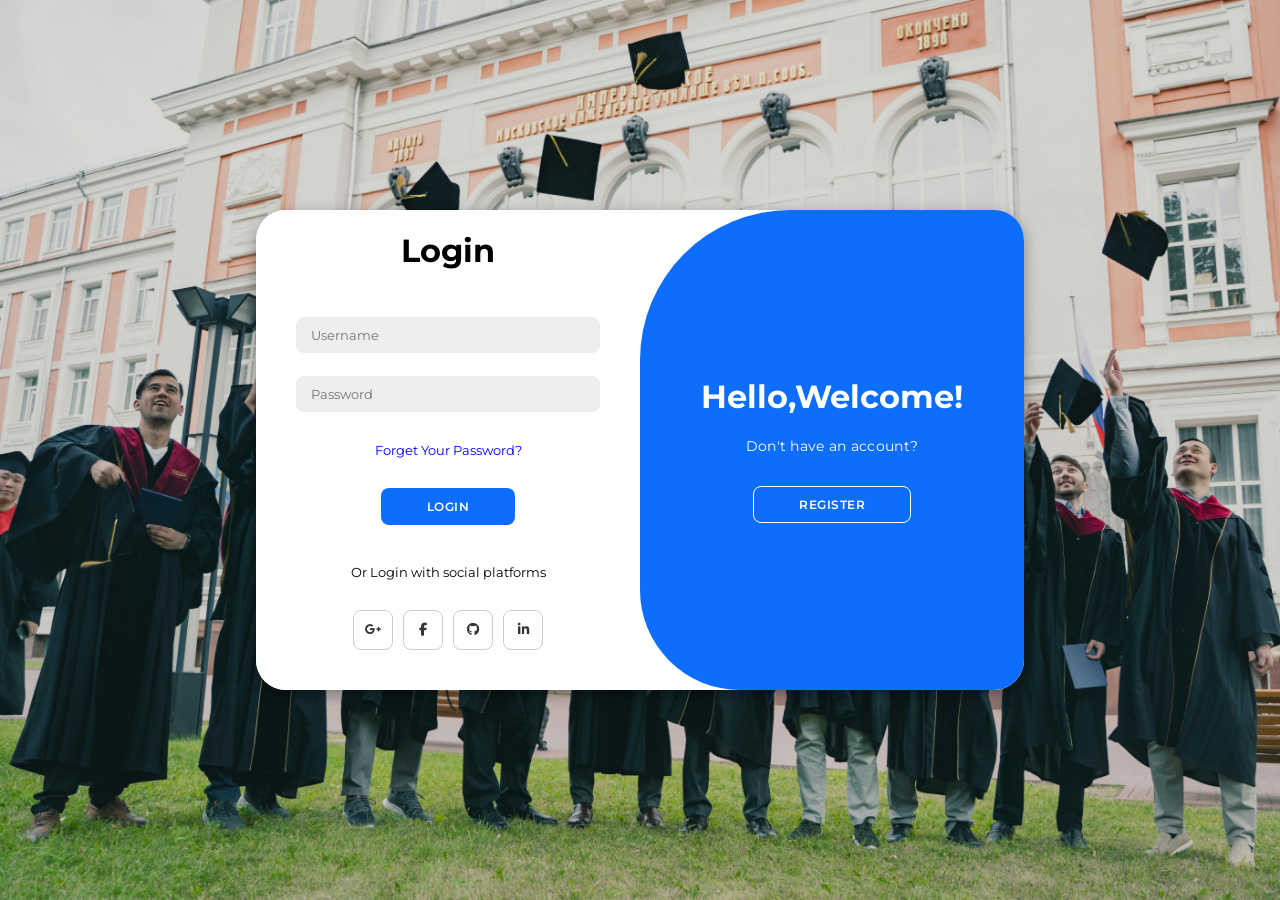
<file: login21/login.html>
<!DOCTYPE html>
<html lang="en">

<head>
    <meta charset="UTF-8">
    <meta name="viewport" content="width=device-width, initial-scale=1.0">
    <link rel="stylesheet" href="https://cdnjs.cloudflare.com/ajax/libs/font-awesome/6.4.2/css/all.min.css">
    <link rel="stylesheet" href="stylelogin.css">
    <title>Login Page </title>
    <style>/* أضف هذا الكود إلى ملف stylelogin.css */

        .error-message {
            color: #ff3333;
            font-size: 12px;
            margin-top: -5px;
            margin-bottom: 10px;
            text-align: left;
            height: 20px;
            transition: all 0.3s ease;
        }
        
        /* تعديل لتناسب مساحة رسائل الخطأ */
        .form-container form {
            display: flex;
            flex-direction: column;
            gap: 10px;
        }
        
        .form-container input {
            margin-bottom: 5px;
        }</style>
</head>

<body>

    <div class="container" id="container">
        <div class="form-container sign-up">
            <form>
                <h1>Registration</h1>
                <input type="text" placeholder="Username" name="username" required minlength="6">
                <input type="email" placeholder="Email" name="email" required>
                <input type="password" placeholder="Password" name="password" required minlength="8"  pattern="(?=.*[\W_]).{8,}"  title="Password must be at least 8 characters long and contain at least one special character.">
                <input type="text" placeholder="National ID" name="nationalID" required pattern="\d{14}"  title="National ID must be exactly 14 digits.">
                <button>Register</button>
                
                <span style="font-size:13px;">Or Register with social platforms</span>
                <div class="social-icons">
                    <a href="https://accounts.google.com/signin/oauth" class="icon" ><i class="fa-brands fa-google-plus-g"></i></a>
                    <a href="https://www.facebook.com/login.php/oauth" class="icon" ><i class="fa-brands fa-facebook-f"></i></a>
                    <a href="https://github.com/login/oauth" class="icon" ><i class="fa-brands fa-github"></i></a>
                    <a href="https://www.linkedin.com/login/oauth" class="icon" ><i class="fa-brands fa-linkedin-in"></i></a>
                </div>
                
            </form>
        </div>
        <div class="form-container sign-in">
            <form>
                <h1>Login</h1>
                <br>
                <input type="text" placeholder="Username" name="username" required minlength="6">
                <input type="password" placeholder="Password" name="password" required minlength="8"  pattern="(?=.*[\W_]).{8,}"  title="Password must be at least 8 characters long and contain at least one special character.">
                <a href="forgetpassword.html" style="color: blue;">Forget Your Password?</a>
                <button>Login</button>
                <br>
                <span style="font-size:13px;">Or Login with social platforms</span>
                <div class="social-icons">
                    <a href="https://accounts.google.com/signin/oauth" class="icon" ><i class="fa-brands fa-google-plus-g"></i></a>
                    <a href="https://www.facebook.com/login.php/oauth" class="icon"><i class="fa-brands fa-facebook-f"></i></a>
                    <a href="https://github.com/login/oauth" class="icon" ><i class="fa-brands fa-github"></i></a>
                    <a href="https://www.linkedin.com/login/oauth" class="icon"><i class="fa-brands fa-linkedin-in"></i></a>
                </div>
            </form>
        </div>
        <div class="toggle-container">
            <div class="toggle">
                <div class="toggle-panel toggle-left">
                    <h1>Welcome Back!</h1>
                    <p>Already have an account?</p>
                    <button class="hidden" id="login">Login</button>
                </div>
                <div class="toggle-panel toggle-right">
                    <h1>Hello,Welcome!</h1>
                    <p>Don't have an account?</p>
                    <button class="hidden" id="register">Register</button>
                </div>
            </div>
        </div>
    </div>

    <script src="scriptlogin.js"></script>
    
</body>

</html>
</file>
<file: login21/stylelogin.css>
@import url('https://fonts.googleapis.com/css2?family=Montserrat:wght@300;400;500;600;700&display=swap');

*{
    margin: 0;
    padding: 0;
    box-sizing: border-box;
    font-family: 'Montserrat', sans-serif;
}

body{
    background-image: url(second2login.jpg);
    background-size: cover;
    background-position: center;
    background-repeat: no-repeat;
    background-attachment: fixed;
    display: flex;
    align-items: center;
    justify-content: center;
    flex-direction: column;
    height: 100vh;
}

.container{
    background-color: #fff;
    border-radius: 30px;
    box-shadow: 0 5px 15px rgba(0, 0, 0, 0.35);
    position: relative;
    overflow: hidden;
    width: 768px;
    max-width: 100%;
    min-height: 480px;
}

.container p{
    font-size: 14px;
    line-height: 20px;
    letter-spacing: 0.3px;
    margin: 20px 0;
}

.container span{
    font-size: 12px;
}

.container a{
    color: #333;
    font-size: 13px;
    text-decoration: none;
    margin: 15px 0 10px;
}

.container button{
    background-color: #0d6efd;
    color: #fff;
    font-size: 12px;
    padding: 10px 45px;
    border: 1px solid transparent;
    border-radius: 8px;
    font-weight: 600;
    letter-spacing: 0.5px;
    text-transform: uppercase;
    margin-top: 10px;
    cursor: pointer;
}

.container button.hidden{
    background-color: transparent;
    border-color: #fff;
}

.container form{
    background-color: #fff;
    display: flex;
    align-items: center;
    justify-content: center;
    flex-direction: column;
    padding: 0 40px;
    height: 100%;
}

.container input{
    background-color: #eee;
    border: none;
    margin: 8px 0;
    padding: 10px 15px;
    font-size: 13px;
    border-radius: 8px;
    width: 100%;
    outline: none;
}

.form-container{
    position: absolute;
    top: 0;
    height: 100%;
    transition: all 0.6s ease-in-out;
}

.sign-in{
    left: 0;
    width: 50%;
    z-index: 2;
}

.container.active .sign-in{
    transform: translateX(100%);
}

.sign-up{
    left: 0;
    width: 50%;
    opacity: 0;
    z-index: 1;
}

.container.active .sign-up{
    transform: translateX(100%);
    opacity: 1;
    z-index: 5;
    animation: move 0.6s;
}

@keyframes move{
    0%, 49.99%{
        opacity: 0;
        z-index: 1;
    }
    50%, 100%{
        opacity: 1;
        z-index: 5;
    }
}

.social-icons{
    margin: 20px 0;
}

.social-icons a{
    border: 1px solid #ccc;
    border-radius: 20%;
    display: inline-flex;
    justify-content: center;
    align-items: center;
    margin: 0 3px;
    width: 40px;
    height: 40px;
}

.toggle-container{
    position: absolute;
    top: 0;
    left: 50%;
    width: 50%;
    height: 100%;
    overflow: hidden;
    transition: all 0.6s ease-in-out;
    border-radius: 150px 0 0 100px;
    z-index: 1000;
}

.container.active .toggle-container{
    transform: translateX(-100%);
    border-radius: 0 150px 100px 0;
}

.toggle{
    background-color: #0d6efd;
    height: 100%;
    background: linear-gradient(to right, #0d6efd, #0d6efd);
    color: #fff;
    position: relative;
    left: -100%;
    height: 100%;
    width: 200%;
    transform: translateX(0);
    transition: all 0.6s ease-in-out;
}

.container.active .toggle{
    transform: translateX(50%);
}

.toggle-panel{
    position: absolute;
    width: 50%;
    height: 100%;
    display: flex;
    align-items: center;
    justify-content: center;
    flex-direction: column;
    padding: 0 30px;
    text-align: center;
    top: 0;
    transform: translateX(0);
    transition: all 0.6s ease-in-out;
}

.toggle-left{
    transform: translateX(-200%);
}

.container.active .toggle-left{
    transform: translateX(0);
}

.toggle-right{
    right: 0;
    transform: translateX(0);
}

.container.active .toggle-right{
    transform: translateX(200%);
}
</file>
